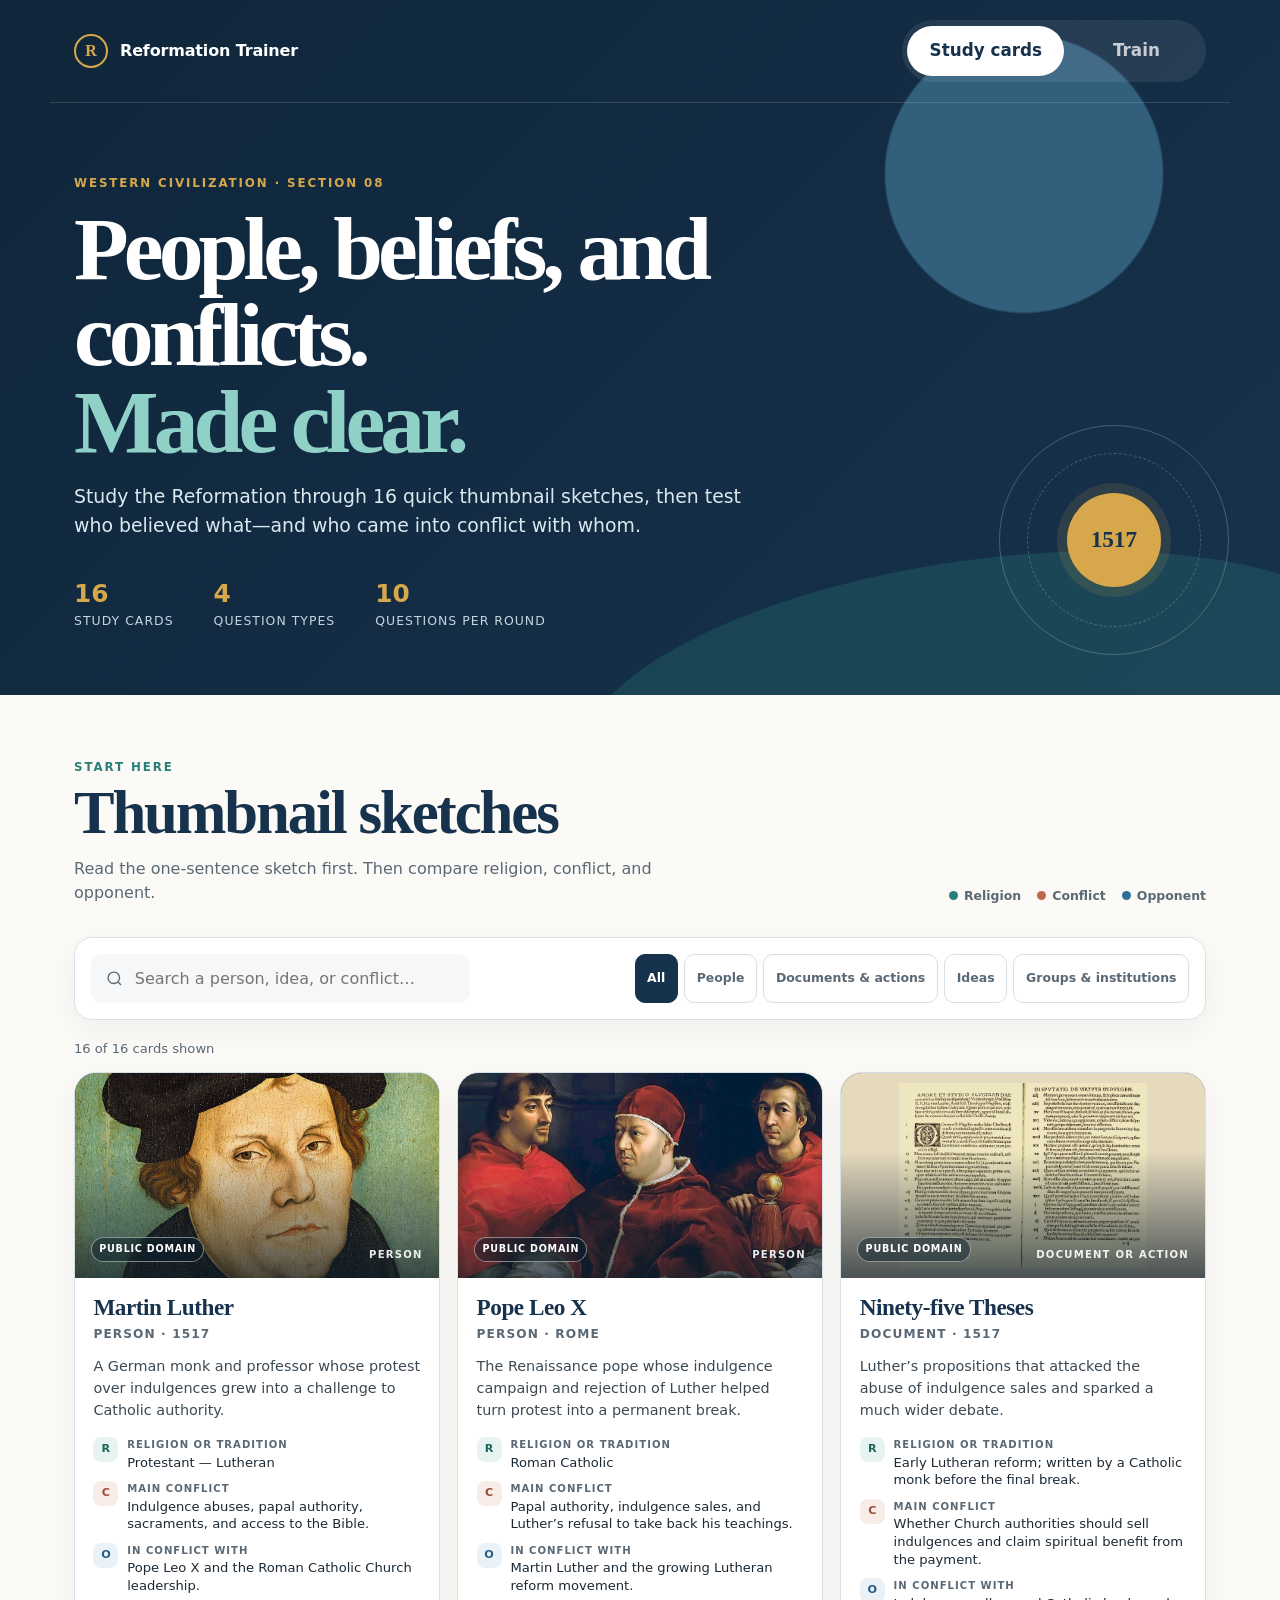
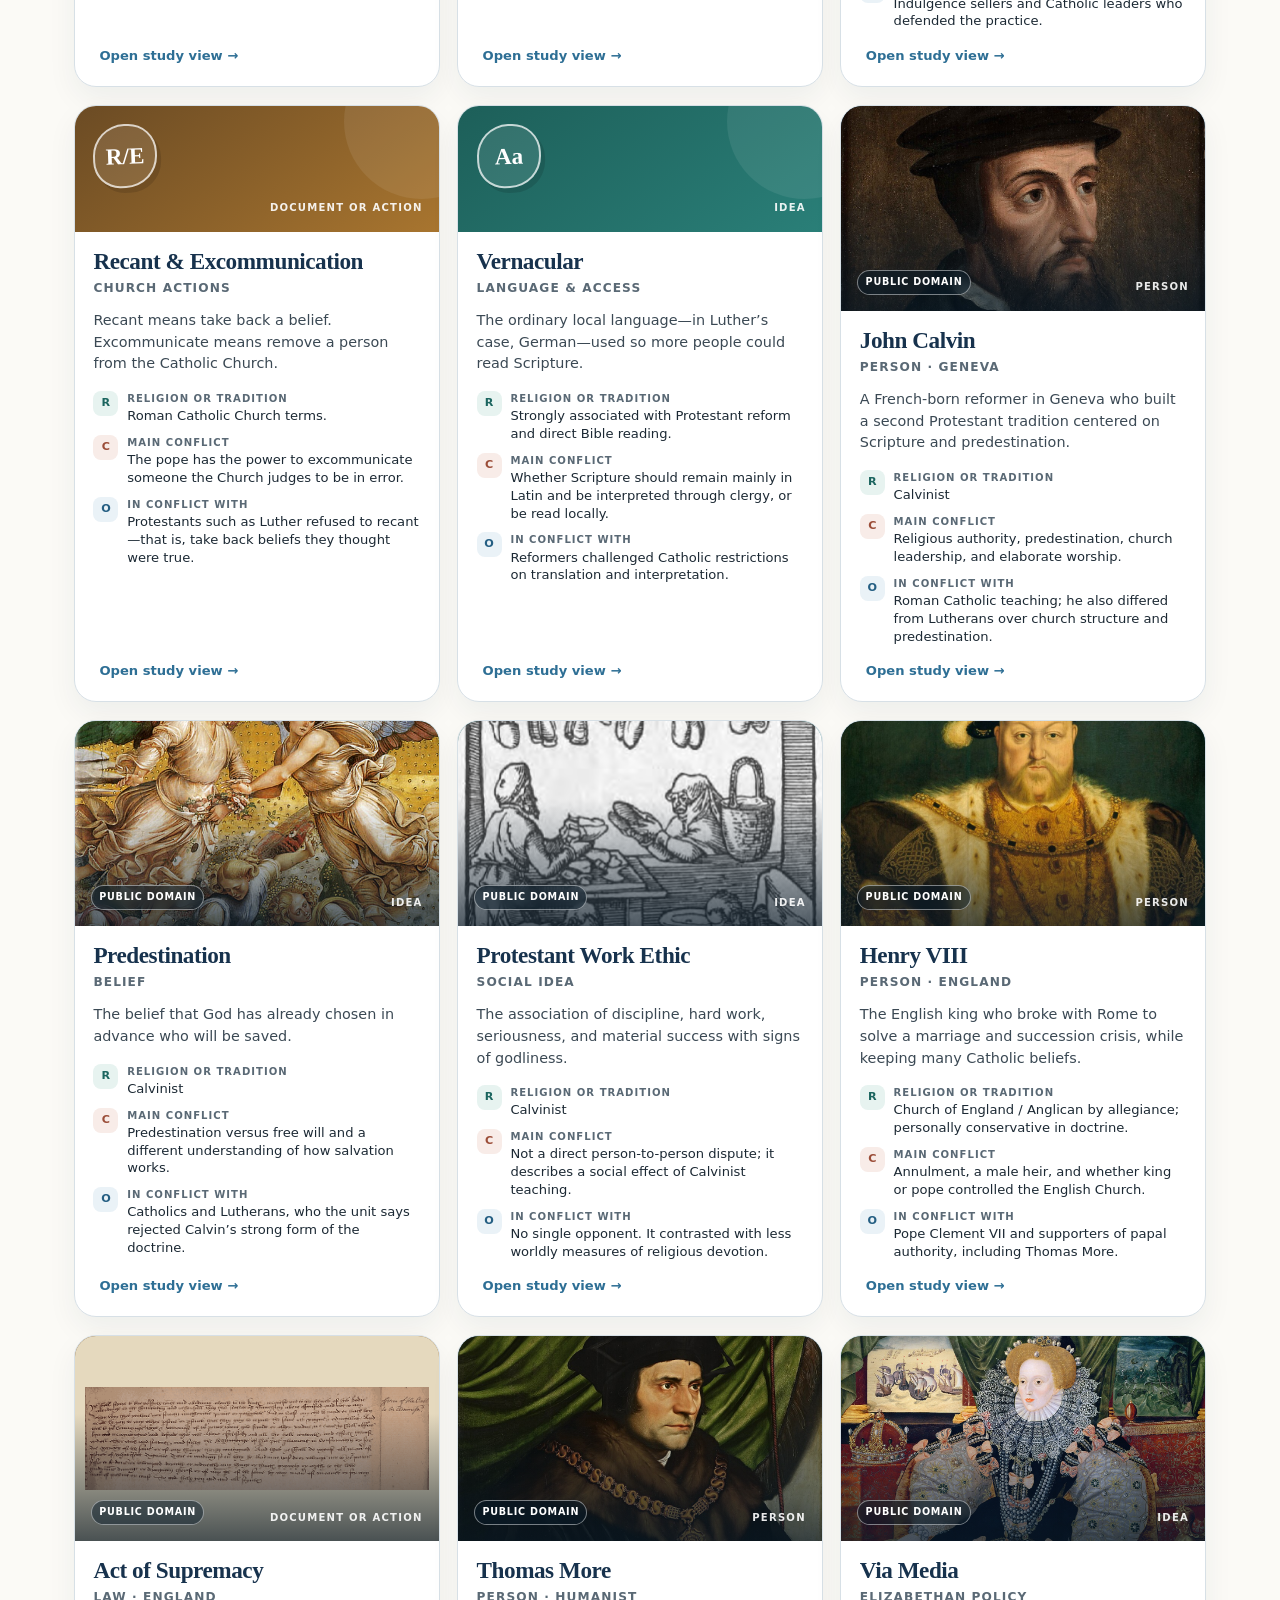
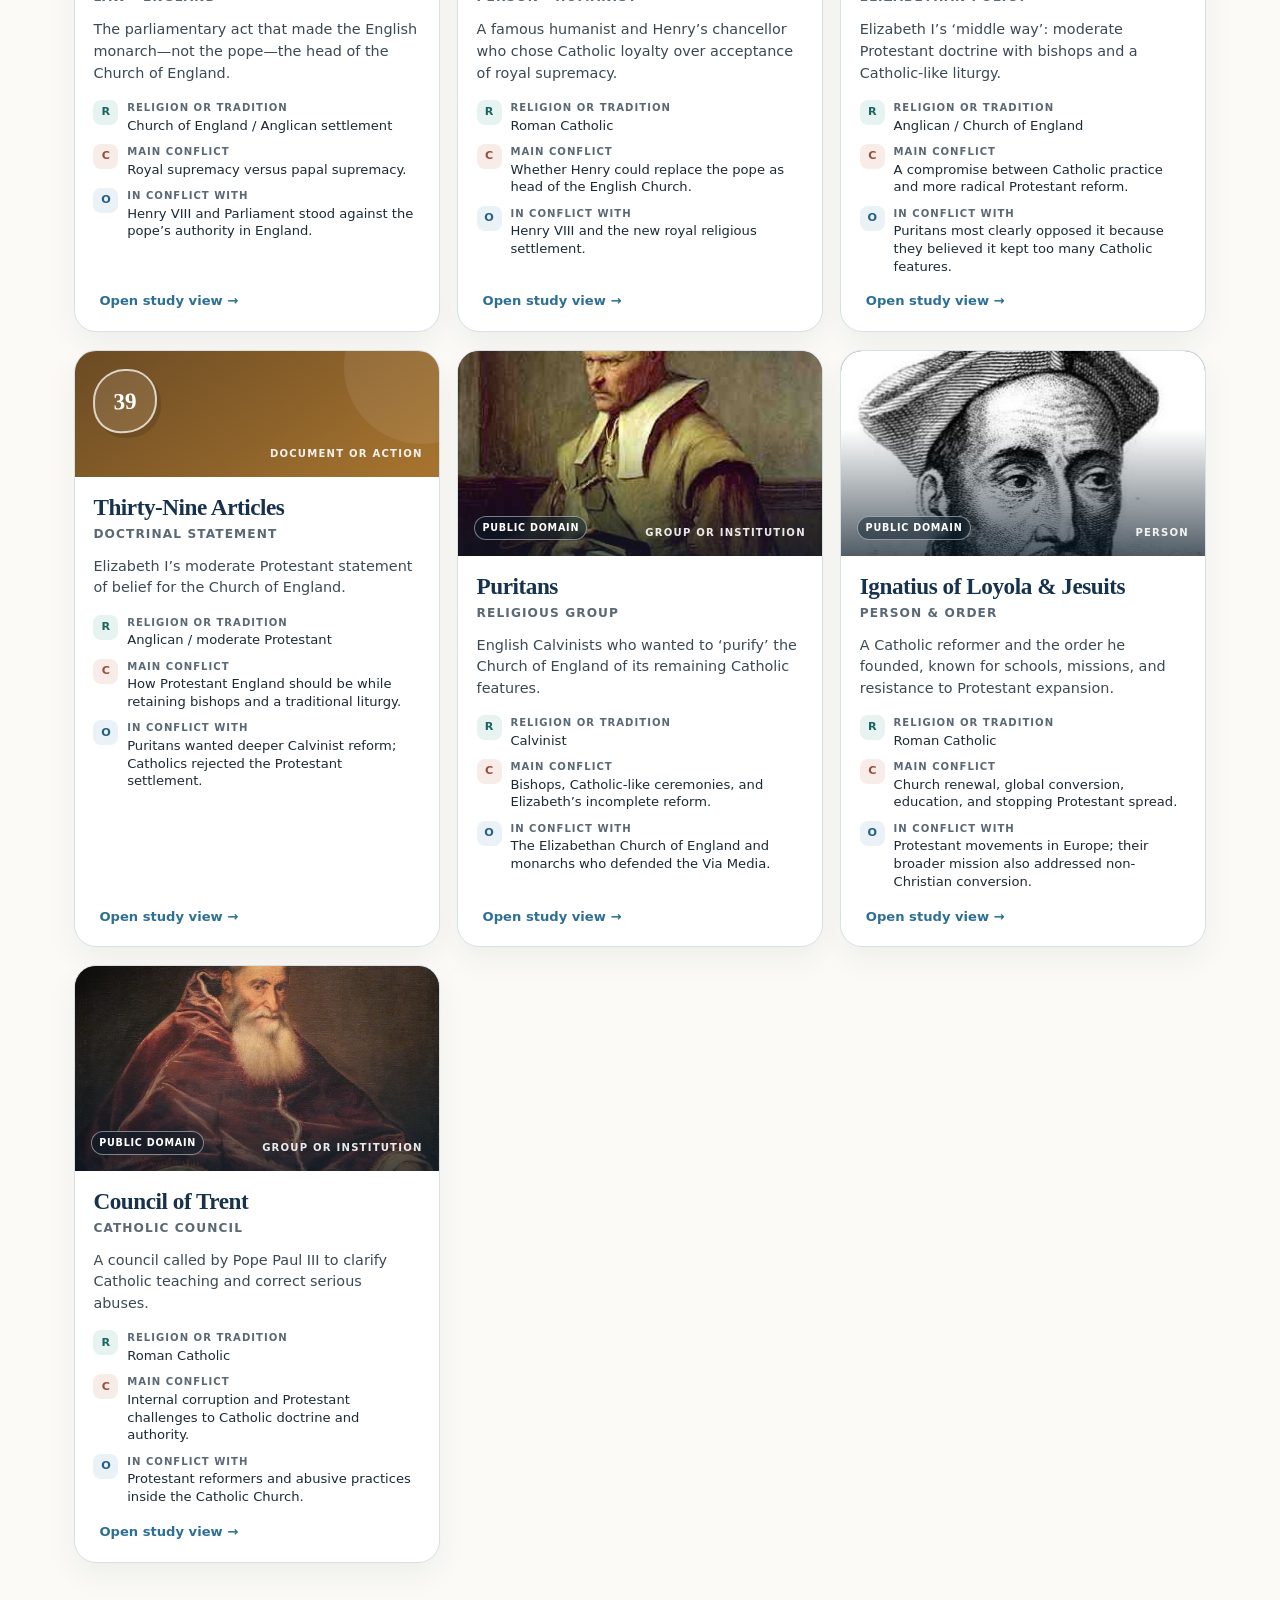
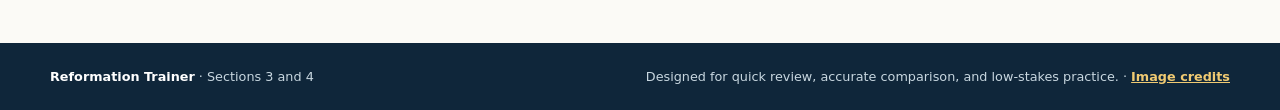
<file: index.html>
<!doctype html>
<html lang="en">
<head>
  <meta charset="utf-8">
  <meta name="viewport" content="width=device-width, initial-scale=1">
  <meta name="theme-color" content="#17324d">
  <meta name="description" content="A ninth-grade study and practice trainer for Reformation key terms and people.">
  <title>Reformation Key Terms Trainer</title>
  <link rel="icon" href="favicon.svg" type="image/svg+xml">
  <link rel="stylesheet" href="styles.css">
</head>
<body>
  <a class="skip-link" href="#main">Skip to main content</a>

  <header class="hero">
    <nav class="topbar" aria-label="Primary navigation">
      <a class="brand" href="#top" aria-label="Reformation Trainer home">
        <span class="brand-mark" aria-hidden="true">R</span>
        <span>Reformation Trainer</span>
      </a>
      <div class="nav-actions">
        <button class="nav-tab is-active" type="button" data-view="study" aria-pressed="true">Study cards</button>
        <button class="nav-tab" type="button" data-view="train" aria-pressed="false">Train</button>
      </div>
    </nav>

    <div class="hero-content" id="top">
      <div class="eyebrow">Western Civilization · Section 08</div>
      <h1>People, beliefs, and conflicts.<br><span>Made clear.</span></h1>
      <p class="hero-copy">Study the Reformation through 16 quick thumbnail sketches, then test who believed what—and who came into conflict with whom.</p>
      <div class="hero-stats" aria-label="Trainer contents">
        <div><strong>16</strong><span>study cards</span></div>
        <div><strong>4</strong><span>question types</span></div>
        <div><strong>10</strong><span>questions per round</span></div>
      </div>
    </div>
    <div class="hero-decoration" aria-hidden="true">
      <div class="orbit orbit-one"></div>
      <div class="orbit orbit-two"></div>
      <div class="seal">1517</div>
    </div>
  </header>

  <main id="main">
    <section class="view is-visible" id="study-view" aria-labelledby="study-title">
      <div class="section-heading">
        <div>
          <p class="kicker">Start here</p>
          <h2 id="study-title">Thumbnail sketches</h2>
          <p>Read the one-sentence sketch first. Then compare religion, conflict, and opponent.</p>
        </div>
        <div class="legend" aria-label="Card legend">
          <span><i class="dot religion"></i>Religion</span>
          <span><i class="dot conflict"></i>Conflict</span>
          <span><i class="dot opponent"></i>Opponent</span>
        </div>
      </div>

      <div class="study-tools" aria-label="Study card controls">
        <label class="search-box">
          <span class="sr-only">Search cards</span>
          <svg viewBox="0 0 24 24" aria-hidden="true"><path d="m21 21-4.4-4.4m2.4-5.1a7.5 7.5 0 1 1-15 0 7.5 7.5 0 0 1 15 0Z"/></svg>
          <input id="search" type="search" placeholder="Search a person, idea, or conflict…" autocomplete="off">
        </label>
        <div class="filters" role="group" aria-label="Filter cards">
          <button class="filter is-active" type="button" data-filter="all">All</button>
          <button class="filter" type="button" data-filter="person">People</button>
          <button class="filter" type="button" data-filter="document">Documents & actions</button>
          <button class="filter" type="button" data-filter="idea">Ideas</button>
          <button class="filter" type="button" data-filter="institution">Groups & institutions</button>
        </div>
      </div>

      <p class="result-count" id="result-count" aria-live="polite"></p>
      <div class="card-grid" id="card-grid"></div>
      <div class="empty-state" id="empty-state" hidden>
        <div aria-hidden="true">?</div>
        <h3>No cards found</h3>
        <p>Try another search word or choose a different filter.</p>
      </div>
    </section>

    <section class="view" id="train-view" aria-labelledby="train-title" hidden>
      <div class="section-heading train-heading">
        <div>
          <p class="kicker">Recall, do not just reread</p>
          <h2 id="train-title">Training round</h2>
          <p>Choose a focus, answer ten questions, and use the explanation after every answer.</p>
        </div>
        <div class="best-score">
          <span>Best score</span>
          <strong id="best-score">0/10</strong>
        </div>
      </div>

      <div class="trainer-layout">
        <aside class="trainer-settings" aria-label="Training settings">
          <h3>Choose your focus</h3>
          <div class="focus-options" role="radiogroup" aria-label="Question focus">
            <button type="button" class="focus is-active" data-focus="mixed" role="radio" aria-checked="true">
              <span class="focus-icon">✦</span><span><b>Mixed review</b><small>All question types</small></span>
            </button>
            <button type="button" class="focus" data-focus="religion" role="radio" aria-checked="false">
              <span class="focus-icon">R</span><span><b>Religion</b><small>Belief or tradition</small></span>
            </button>
            <button type="button" class="focus" data-focus="conflict" role="radio" aria-checked="false">
              <span class="focus-icon">C</span><span><b>Conflict</b><small>Main dispute</small></span>
            </button>
            <button type="button" class="focus" data-focus="opponent" role="radio" aria-checked="false">
              <span class="focus-icon">O</span><span><b>Opponent</b><small>Who opposed whom?</small></span>
            </button>
          </div>
          <button class="primary-button" id="new-round" type="button">Start a new round</button>
          <p class="privacy-note">Progress stays in this browser. No sign-in is needed.</p>
        </aside>

        <div class="quiz-shell">
          <div class="quiz-topline">
            <div class="progress-label"><span id="question-number">Ready</span><span id="score-label">Score: 0</span></div>
            <div class="progress-track" role="progressbar" aria-label="Round progress" aria-valuemin="0" aria-valuemax="10" aria-valuenow="0">
              <span id="progress-bar"></span>
            </div>
          </div>

          <div class="quiz-welcome" id="quiz-welcome">
            <div class="welcome-seal" aria-hidden="true">?</div>
            <h3>Ready to train?</h3>
            <p>Pick a focus, then start a ten-question round. Each answer includes a quick explanation.</p>
            <button class="primary-button compact" id="welcome-start" type="button">Begin mixed review</button>
          </div>

          <div id="quiz-card" hidden>
            <div class="quiz-prompt-row">
              <div class="mini-portrait" id="quiz-portrait" aria-hidden="true"></div>
              <div>
                <p class="question-type" id="question-type"></p>
                <h3 id="question-text"></h3>
              </div>
            </div>
            <div class="answer-grid" id="answer-grid"></div>
            <div class="feedback" id="feedback" role="status" aria-live="polite" hidden></div>
            <button class="primary-button next-button" id="next-question" type="button" hidden>Next question</button>
          </div>

          <div class="round-summary" id="round-summary" hidden>
            <div class="summary-score" id="summary-score">0/10</div>
            <h3 id="summary-title">Round complete</h3>
            <p id="summary-copy"></p>
            <div class="summary-actions">
              <button class="primary-button compact" id="again" type="button">Try another round</button>
              <button class="secondary-button" id="review-cards" type="button">Review the cards</button>
            </div>
          </div>
        </div>
      </div>
    </section>
  </main>

  <footer>
    <p><strong>Reformation Trainer</strong> · Sections 3 and 4</p>
    <p>Designed for quick review, accurate comparison, and low-stakes practice. · <a href="credits.html">Image credits</a></p>
  </footer>

  <dialog id="detail-dialog" aria-labelledby="dialog-title">
    <button class="dialog-close" type="button" aria-label="Close details">×</button>
    <div id="dialog-content"></div>
  </dialog>

  <script src="app.js"></script>
</body>
</html>
</file>
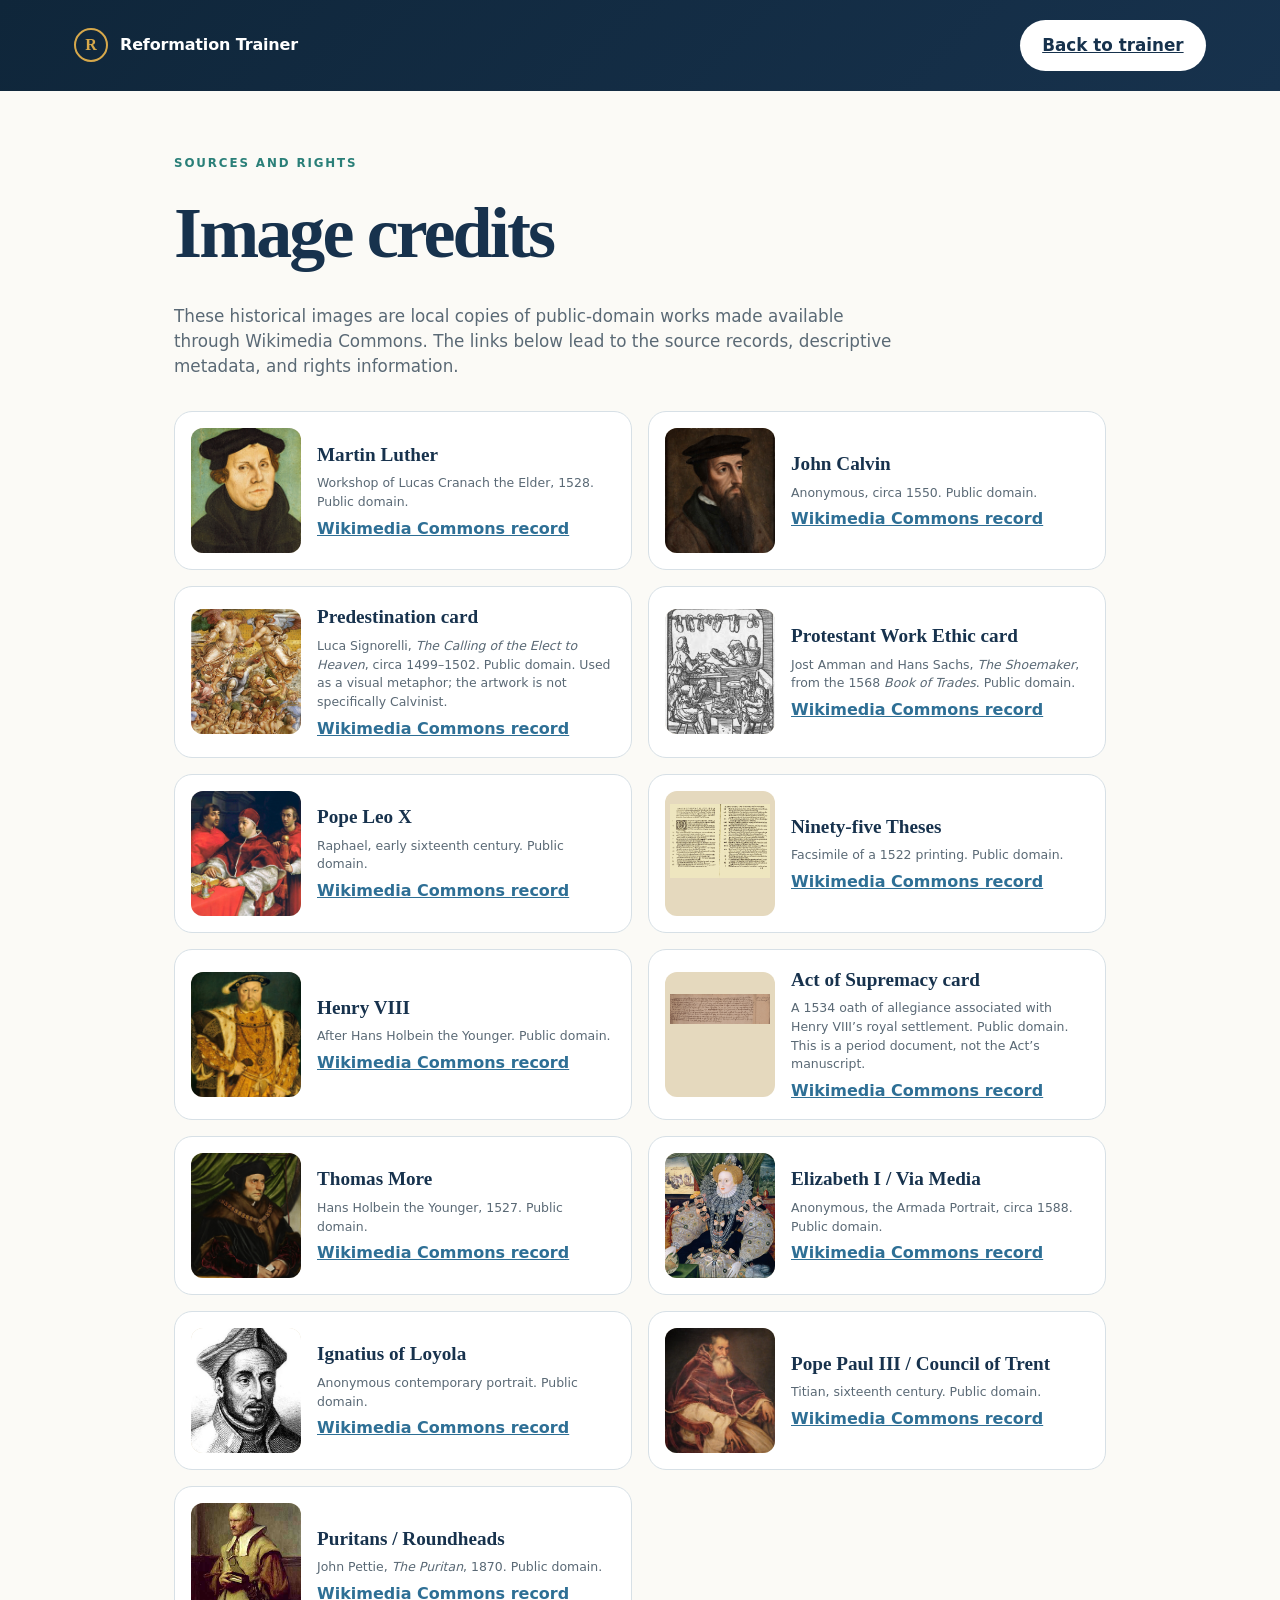
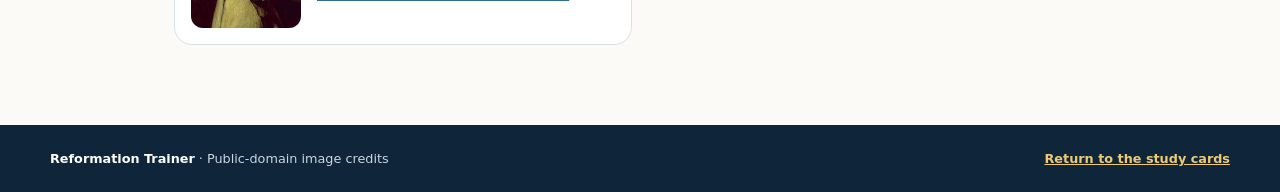
<file: credits.html>
<!doctype html>
<html lang="en">
<head>
  <meta charset="utf-8">
  <meta name="viewport" content="width=device-width, initial-scale=1">
  <meta name="theme-color" content="#17324d">
  <title>Image Credits · Reformation Trainer</title>
  <link rel="stylesheet" href="styles.css">
</head>
<body class="credits-page">
  <header class="credits-header">
    <nav class="topbar" aria-label="Primary navigation">
      <a class="brand" href="index.html"><span class="brand-mark" aria-hidden="true">R</span><span>Reformation Trainer</span></a>
      <a class="nav-tab is-active" href="index.html">Back to trainer</a>
    </nav>
  </header>
  <main class="credits-main">
    <p class="kicker">Sources and rights</p>
    <h1>Image credits</h1>
    <p class="credits-intro">These historical images are local copies of public-domain works made available through Wikimedia Commons. The links below lead to the source records, descriptive metadata, and rights information.</p>
    <div class="credit-grid">
      <article class="credit-card"><img src="assets/images/martin-luther.jpg" alt="Portrait of Martin Luther"><div><h2>Martin Luther</h2><p>Workshop of Lucas Cranach the Elder, 1528. Public domain.</p><a href="https://commons.wikimedia.org/wiki/File:Lucas_Cranach_d.%C3%84._(Werkst.)_-_Portr%C3%A4t_des_Martin_Luther_(Lutherhaus_Wittenberg).jpg">Wikimedia Commons record</a></div></article>
      <article class="credit-card"><img src="assets/images/john-calvin.jpg" alt="Portrait of John Calvin"><div><h2>John Calvin</h2><p>Anonymous, circa 1550. Public domain.</p><a href="https://commons.wikimedia.org/wiki/File:Portrait_of_John_Calvin_(1509%E2%80%931564),_by_anonymous_-_Museum_Catharijneconvent.jpg">Wikimedia Commons record</a></div></article>
      <article class="credit-card"><img src="assets/images/elect-in-paradise.jpg" alt="The elect being called to Paradise"><div><h2>Predestination card</h2><p>Luca Signorelli, <em>The Calling of the Elect to Heaven</em>, circa 1499–1502. Public domain. Used as a visual metaphor; the artwork is not specifically Calvinist.</p><a href="https://commons.wikimedia.org/wiki/File:San_Brizio_Chapel_-_Elect_in_Paradise_(crop).jpg">Wikimedia Commons record</a></div></article>
      <article class="credit-card"><img src="assets/images/german-shoemaker.png" alt="A sixteenth-century German shoemaker at work"><div><h2>Protestant Work Ethic card</h2><p>Jost Amman and Hans Sachs, <em>The Shoemaker</em>, from the 1568 <em>Book of Trades</em>. Public domain.</p><a href="https://commons.wikimedia.org/wiki/File:St%C3%A4nde_Amman_Der_Schuhmacher.png">Wikimedia Commons record</a></div></article>
      <article class="credit-card"><img src="assets/images/pope-leo-x.jpg" alt="Portrait of Pope Leo X"><div><h2>Pope Leo X</h2><p>Raphael, early sixteenth century. Public domain.</p><a href="https://commons.wikimedia.org/wiki/File:Portrait_of_Pope_Leo_X_(Raphael)_-_brightened.jpg">Wikimedia Commons record</a></div></article>
      <article class="credit-card"><img class="document" src="assets/images/ninety-five-theses.png" alt="Printed Ninety-five Theses"><div><h2>Ninety-five Theses</h2><p>Facsimile of a 1522 printing. Public domain.</p><a href="https://commons.wikimedia.org/wiki/File:95Thesen_facsimile_colour.png">Wikimedia Commons record</a></div></article>
      <article class="credit-card"><img src="assets/images/henry-viii.jpg" alt="Portrait of Henry VIII"><div><h2>Henry VIII</h2><p>After Hans Holbein the Younger. Public domain.</p><a href="https://commons.wikimedia.org/wiki/File:Henry_VIII_(1)_by_Hans_Holbein_the_Younger.jpg">Wikimedia Commons record</a></div></article>
      <article class="credit-card"><img class="document" src="assets/images/henry-viii-oath.gif" alt="A handwritten 1534 oath of allegiance"><div><h2>Act of Supremacy card</h2><p>A 1534 oath of allegiance associated with Henry VIII’s royal settlement. Public domain. This is a period document, not the Act’s manuscript.</p><a href="https://commons.wikimedia.org/wiki/File:Oath_of_allegiance.gif">Wikimedia Commons record</a></div></article>
      <article class="credit-card"><img src="assets/images/thomas-more.jpg" alt="Portrait of Thomas More"><div><h2>Thomas More</h2><p>Hans Holbein the Younger, 1527. Public domain.</p><a href="https://commons.wikimedia.org/wiki/File:Sir_Thomas_More_by_Hans_Holbein.jpg">Wikimedia Commons record</a></div></article>
      <article class="credit-card"><img src="assets/images/elizabeth-i.jpg" alt="Armada Portrait of Elizabeth I"><div><h2>Elizabeth I / Via Media</h2><p>Anonymous, the Armada Portrait, circa 1588. Public domain.</p><a href="https://commons.wikimedia.org/wiki/File:Elizabeth_I_(Armada_Portrait).jpg">Wikimedia Commons record</a></div></article>
      <article class="credit-card"><img src="assets/images/ignatius-loyola.jpg" alt="Portrait of Ignatius of Loyola"><div><h2>Ignatius of Loyola</h2><p>Anonymous contemporary portrait. Public domain.</p><a href="https://commons.wikimedia.org/wiki/File:Ignatius-Loyola.jpg">Wikimedia Commons record</a></div></article>
      <article class="credit-card"><img src="assets/images/pope-paul-iii.jpg" alt="Portrait of Pope Paul III"><div><h2>Pope Paul III / Council of Trent</h2><p>Titian, sixteenth century. Public domain.</p><a href="https://commons.wikimedia.org/wiki/File:Pope_Paul_III_(Titian_-_National_Museum_of_Capodimonte).jpg">Wikimedia Commons record</a></div></article>
      <article class="credit-card"><img src="assets/images/puritan-roundhead.jpg" alt="John Pettie's painting of a Puritan Roundhead"><div><h2>Puritans / Roundheads</h2><p>John Pettie, <em>The Puritan</em>, 1870. Public domain.</p><a href="https://commons.wikimedia.org/wiki/File:John_Pettie_Puritan_Roundhead.jpg">Wikimedia Commons record</a></div></article>
    </div>
  </main>
  <footer><p><strong>Reformation Trainer</strong> · Public-domain image credits</p><p><a href="index.html">Return to the study cards</a></p></footer>
</body>
</html>
</file>
<file: styles.css>
:root {
  --navy: #17324d;
  --navy-2: #0f263a;
  --blue: #2e6f95;
  --teal: #2a7f78;
  --gold: #d6a84b;
  --cream: #fff7e6;
  --paper: #fbfaf6;
  --ink: #1c2934;
  --muted: #5a6975;
  --line: #d7e0e6;
  --pale-blue: #eaf2f7;
  --pale-teal: #e7f3f0;
  --pale-rose: #f8ece8;
  --white: #ffffff;
  --shadow: 0 18px 45px rgba(18, 45, 66, .10);
  --radius: 22px;
}

* { box-sizing: border-box; }
html { scroll-behavior: smooth; }
[hidden] { display: none !important; }
body {
  margin: 0;
  color: var(--ink);
  background: var(--paper);
  font-family: Inter, ui-sans-serif, system-ui, -apple-system, BlinkMacSystemFont, "Segoe UI", sans-serif;
  line-height: 1.5;
}
button, input { font: inherit; }
button { color: inherit; }
.skip-link { position: fixed; left: 1rem; top: -4rem; z-index: 999; background: white; padding: .75rem 1rem; border-radius: 8px; }
.skip-link:focus { top: 1rem; }
.sr-only { position: absolute; width: 1px; height: 1px; padding: 0; margin: -1px; overflow: hidden; clip: rect(0,0,0,0); white-space: nowrap; border: 0; }

.hero {
  position: relative;
  min-height: 490px;
  overflow: hidden;
  color: white;
  background: radial-gradient(circle at 80% 25%, #315f7c 0, #315f7c 12%, transparent 12.2%), linear-gradient(135deg, var(--navy-2), var(--navy));
}
.hero::after {
  content: "";
  position: absolute;
  inset: auto -8% -165px 45%;
  height: 300px;
  background: var(--teal);
  border-radius: 50% 50% 0 0;
  opacity: .28;
  transform: rotate(-8deg);
}
.topbar {
  position: relative;
  z-index: 5;
  max-width: 1180px;
  margin: 0 auto;
  padding: 1.25rem 1.5rem;
  display: flex;
  align-items: center;
  justify-content: space-between;
  border-bottom: 1px solid rgba(255,255,255,.14);
}
.brand { display: flex; align-items: center; gap: .75rem; color: white; text-decoration: none; font-weight: 750; letter-spacing: -.01em; }
.brand-mark { display: grid; place-items: center; width: 34px; height: 34px; border: 2px solid var(--gold); border-radius: 50%; color: var(--gold); font-family: Georgia, serif; }
.nav-actions { display: flex; gap: .5rem; padding: .35rem; border-radius: 999px; background: rgba(255,255,255,.08); }
.nav-tab { min-height: 50px; min-width: 128px; border: 0; background: transparent; color: rgba(255,255,255,.75); padding: .8rem 1.4rem; border-radius: 999px; cursor: pointer; font-weight: 800; font-size: 1.05rem; }
.nav-tab:hover, .nav-tab:focus-visible { color: white; }
.nav-tab.is-active { color: var(--navy); background: white; }

.hero-content { position: relative; z-index: 3; max-width: 1180px; margin: 0 auto; padding: 4.5rem 1.5rem 4rem; }
.eyebrow, .kicker { text-transform: uppercase; letter-spacing: .16em; font-size: .74rem; font-weight: 800; }
.eyebrow { color: var(--gold); }
.hero h1 { margin: .8rem 0 1rem; max-width: 780px; font-family: Georgia, "Times New Roman", serif; font-size: clamp(3rem, 7vw, 5.8rem); line-height: .97; letter-spacing: -.055em; }
.hero h1 span { color: #8fd0c7; }
.hero-copy { max-width: 670px; margin: 0; color: #dce8ef; font-size: clamp(1rem, 2vw, 1.18rem); }
.hero-stats { display: flex; gap: 2.5rem; margin-top: 2.25rem; }
.hero-stats div { display: grid; }
.hero-stats strong { color: var(--gold); font-size: 1.55rem; }
.hero-stats span { color: #c4d5df; font-size: .78rem; text-transform: uppercase; letter-spacing: .08em; }
.hero-decoration { position: absolute; z-index: 2; right: max(4vw, 2rem); bottom: 2.5rem; width: 230px; height: 230px; }
.orbit { position: absolute; inset: 0; border: 1px solid rgba(255,255,255,.22); border-radius: 50%; }
.orbit-two { inset: 28px; border-style: dashed; animation: spin 28s linear infinite; }
.seal { position: absolute; inset: 68px; display: grid; place-items: center; border-radius: 50%; background: var(--gold); color: var(--navy); font-family: Georgia, serif; font-weight: 800; font-size: 1.45rem; box-shadow: 0 0 0 10px rgba(214,168,75,.13); }
@keyframes spin { to { transform: rotate(360deg); } }

main { max-width: 1180px; margin: 0 auto; padding: 4rem 1.5rem 5rem; }
.view[hidden] { display: none !important; }
.view.is-visible { animation: rise .32s ease both; }
@keyframes rise { from { opacity: 0; transform: translateY(8px); } }
.section-heading { display: flex; align-items: flex-end; justify-content: space-between; gap: 2rem; margin-bottom: 2rem; }
.kicker { margin: 0 0 .4rem; color: var(--teal); }
.section-heading h2 { margin: 0; color: var(--navy); font-family: Georgia, serif; font-size: clamp(2.1rem, 5vw, 3.8rem); line-height: 1; letter-spacing: -.035em; }
.section-heading p:not(.kicker) { max-width: 650px; margin: .85rem 0 0; color: var(--muted); }
.legend { display: flex; gap: 1rem; flex-wrap: wrap; color: var(--muted); font-size: .78rem; font-weight: 700; }
.legend span { display: flex; align-items: center; gap: .38rem; }
.dot { width: 9px; height: 9px; border-radius: 50%; }
.dot.religion { background: var(--teal); }
.dot.conflict { background: #bf684f; }
.dot.opponent { background: var(--blue); }

.study-tools { display: grid; grid-template-columns: minmax(260px, .7fr) 1.3fr; gap: 1rem; padding: 1rem; background: white; border: 1px solid var(--line); border-radius: 18px; box-shadow: 0 10px 30px rgba(20,49,72,.05); }
.search-box { display: flex; align-items: center; gap: .6rem; padding: .65rem .8rem; background: #f5f7f8; border: 1px solid transparent; border-radius: 12px; }
.search-box:focus-within { border-color: var(--blue); box-shadow: 0 0 0 3px rgba(46,111,149,.12); }
.search-box svg { width: 20px; fill: none; stroke: var(--muted); stroke-width: 1.8; }
.search-box input { width: 100%; border: 0; outline: 0; background: transparent; color: var(--ink); }
.filters { display: flex; justify-content: flex-end; gap: .4rem; flex-wrap: wrap; }
.filter { border: 1px solid var(--line); background: white; padding: .55rem .72rem; border-radius: 10px; cursor: pointer; color: var(--muted); font-size: .78rem; font-weight: 750; }
.filter:hover, .filter:focus-visible { border-color: var(--blue); color: var(--blue); }
.filter.is-active { color: white; background: var(--navy); border-color: var(--navy); }
.result-count { margin: 1.2rem 0 .8rem; color: var(--muted); font-size: .82rem; }

.card-grid { display: grid; grid-template-columns: repeat(3, minmax(0, 1fr)); gap: 1.1rem; }
.term-card { position: relative; display: flex; flex-direction: column; min-height: 420px; overflow: hidden; background: white; border: 1px solid var(--line); border-radius: var(--radius); box-shadow: 0 12px 30px rgba(20,49,72,.06); transition: transform .2s ease, box-shadow .2s ease, border-color .2s ease; }
.term-card:hover { transform: translateY(-4px); box-shadow: var(--shadow); border-color: #b9ccd8; }
.card-top { position: relative; min-height: 126px; padding: 1.15rem; color: white; background: linear-gradient(145deg, var(--navy), #244f70); overflow: hidden; }
.card-top::after { content: ""; position: absolute; width: 155px; height: 155px; right: -60px; top: -62px; border-radius: 50%; background: rgba(255,255,255,.08); }
.card-top.has-image { min-height: 205px; padding: 0; background: #e7dcc6; }
.card-top.has-image::after { inset: 0; width: auto; height: auto; border-radius: 0; background: linear-gradient(to bottom, transparent 38%, rgba(8,24,37,.70) 100%); }
.card-image { position: absolute; inset: 0; width: 100%; height: 100%; object-fit: cover; object-position: center 22%; }
.card-image.is-contained { padding: 10px; object-fit: contain; object-position: center; background: #e5d9be; }
.image-rights { position: absolute; z-index: 2; left: 1rem; bottom: 1rem; padding: .25rem .45rem; border: 1px solid rgba(255,255,255,.45); border-radius: 999px; background: rgba(10,28,42,.48); backdrop-filter: blur(4px); color: white; font-size: .6rem; font-weight: 800; text-transform: uppercase; letter-spacing: .08em; }
.term-card[data-category="person"] .card-top { background: linear-gradient(145deg, #163e57, var(--blue)); }
.term-card[data-category="idea"] .card-top { background: linear-gradient(145deg, #1d5f59, var(--teal)); }
.term-card[data-category="document"] .card-top { background: linear-gradient(145deg, #6b4b24, #a8752f); }
.term-card[data-category="institution"] .card-top { background: linear-gradient(145deg, #593e61, #805987); }
.portrait { display: grid; place-items: center; width: 64px; height: 64px; border: 2px solid rgba(255,255,255,.72); border-radius: 50% 45% 50% 42%; background: rgba(255,255,255,.10); color: white; font-family: Georgia, serif; font-size: 1.45rem; font-weight: 800; transform: rotate(-2deg); box-shadow: 4px 5px 0 rgba(0,0,0,.12); }
.category-tag { position: absolute; z-index: 2; right: 1rem; bottom: 1rem; text-transform: uppercase; letter-spacing: .12em; font-size: .63rem; font-weight: 850; color: rgba(255,255,255,.9); }
.card-body { display: flex; flex-direction: column; flex: 1; padding: 1.1rem 1.15rem 1.2rem; }
.term-card h3 { margin: 0; color: var(--navy); font-family: Georgia, serif; font-size: 1.45rem; line-height: 1.05; letter-spacing: -.02em; }
.card-subtitle { margin: .35rem 0 .8rem; color: var(--muted); font-size: .76rem; text-transform: uppercase; letter-spacing: .09em; font-weight: 800; }
.sketch { margin: 0 0 1rem; color: #3b4954; font-size: .9rem; }
.fact-list { display: grid; gap: .62rem; margin: 0; }
.fact { display: grid; grid-template-columns: 25px 1fr; gap: .55rem; align-items: start; }
.fact-icon { display: grid; place-items: center; width: 25px; height: 25px; border-radius: 8px; font-size: .7rem; font-weight: 900; }
.fact.religion .fact-icon { color: #1b655f; background: var(--pale-teal); }
.fact.conflict .fact-icon { color: #9b4d38; background: var(--pale-rose); }
.fact.opponent .fact-icon { color: #255f83; background: var(--pale-blue); }
.fact dt { color: var(--muted); font-size: .63rem; text-transform: uppercase; letter-spacing: .1em; font-weight: 850; }
.fact dd { margin: .08rem 0 0; color: var(--ink); font-size: .82rem; line-height: 1.35; }
.details-button { margin-top: auto; padding-top: 1rem; border: 0; background: transparent; color: var(--blue); cursor: pointer; font-size: .82rem; font-weight: 800; text-align: left; }
.details-button:hover, .details-button:focus-visible { color: var(--navy); text-decoration: underline; }
.empty-state { padding: 4rem 1rem; text-align: center; color: var(--muted); }
.empty-state div { display: grid; place-items: center; width: 58px; height: 58px; margin: 0 auto 1rem; border-radius: 50%; background: var(--pale-blue); color: var(--blue); font-size: 1.8rem; font-weight: 800; }
.empty-state h3 { color: var(--navy); margin-bottom: .3rem; }
.empty-state p { margin: 0; }

.best-score { min-width: 120px; padding: .8rem 1rem; border-radius: 15px; background: var(--cream); border: 1px solid #ebd39d; text-align: center; }
.best-score span { display: block; color: #725b2c; font-size: .68rem; text-transform: uppercase; letter-spacing: .1em; font-weight: 800; }
.best-score strong { color: var(--navy); font-size: 1.45rem; }
.trainer-layout { display: grid; grid-template-columns: 285px 1fr; gap: 1.25rem; align-items: start; }
.trainer-settings, .quiz-shell { background: white; border: 1px solid var(--line); border-radius: var(--radius); box-shadow: 0 14px 40px rgba(20,49,72,.07); }
.trainer-settings { padding: 1.15rem; }
.trainer-settings h3 { margin: 0 0 .9rem; color: var(--navy); font-family: Georgia, serif; }
.focus-options { display: grid; gap: .55rem; }
.focus { display: grid; grid-template-columns: 36px 1fr; align-items: center; gap: .65rem; width: 100%; padding: .7rem; border: 1px solid var(--line); background: white; border-radius: 13px; text-align: left; cursor: pointer; }
.focus:hover, .focus:focus-visible { border-color: var(--blue); }
.focus.is-active { background: var(--pale-blue); border-color: var(--blue); box-shadow: inset 4px 0 0 var(--blue); }
.focus-icon { display: grid; place-items: center; width: 34px; height: 34px; border-radius: 10px; color: white; background: var(--navy); font-size: .78rem; font-weight: 900; }
.focus b, .focus small { display: block; }
.focus b { color: var(--navy); font-size: .84rem; }
.focus small { color: var(--muted); font-size: .7rem; }
.primary-button, .secondary-button { border-radius: 12px; padding: .78rem 1rem; cursor: pointer; font-weight: 800; transition: transform .15s ease, box-shadow .15s ease; }
.primary-button { width: 100%; margin-top: 1rem; border: 1px solid var(--navy); color: white; background: var(--navy); box-shadow: 0 8px 16px rgba(23,50,77,.16); }
.primary-button:hover, .primary-button:focus-visible { transform: translateY(-1px); box-shadow: 0 12px 24px rgba(23,50,77,.22); }
.primary-button.compact { width: auto; margin-top: 0; }
.secondary-button { border: 1px solid var(--line); background: white; color: var(--navy); }
.privacy-note { margin: .8rem 0 0; color: var(--muted); font-size: .68rem; text-align: center; }
.quiz-shell { min-height: 550px; padding: 1.5rem; }
.quiz-topline { padding-bottom: 1.15rem; border-bottom: 1px solid var(--line); }
.progress-label { display: flex; justify-content: space-between; color: var(--muted); font-size: .76rem; font-weight: 750; }
.progress-track { height: 8px; margin-top: .55rem; overflow: hidden; border-radius: 999px; background: #edf1f4; }
.progress-track span { display: block; width: 0; height: 100%; background: linear-gradient(90deg, var(--teal), var(--blue)); border-radius: inherit; transition: width .3s ease; }
.quiz-welcome, .round-summary { display: grid; place-items: center; min-height: 420px; text-align: center; }
.quiz-welcome h3, .round-summary h3 { margin: .8rem 0 .4rem; color: var(--navy); font-family: Georgia, serif; font-size: 2rem; }
.quiz-welcome p, .round-summary p { max-width: 480px; margin: 0 0 1.1rem; color: var(--muted); }
.welcome-seal { display: grid; place-items: center; width: 88px; height: 88px; border: 2px dashed var(--blue); border-radius: 50%; color: var(--blue); background: var(--pale-blue); font-family: Georgia, serif; font-size: 2.5rem; }
#quiz-card { padding: 1.5rem 0 0; }
.quiz-prompt-row { display: grid; grid-template-columns: 78px 1fr; gap: 1rem; align-items: center; }
.mini-portrait { display: grid; place-items: center; width: 72px; height: 72px; border-radius: 50% 45% 50% 42%; color: white; background: linear-gradient(145deg, var(--navy), var(--blue)); background-size: cover; background-position: center 20%; font-family: Georgia, serif; font-size: 1.5rem; font-weight: 800; box-shadow: 5px 6px 0 #dbe6ec; }
.mini-portrait.has-photo { color: transparent; text-shadow: none; }
.question-type { margin: 0 0 .3rem; color: var(--teal); text-transform: uppercase; letter-spacing: .12em; font-size: .68rem; font-weight: 900; }
#question-text { margin: 0; color: var(--navy); font-family: Georgia, serif; font-size: clamp(1.55rem, 3vw, 2.25rem); line-height: 1.12; }
.answer-grid { display: grid; grid-template-columns: 1fr 1fr; gap: .8rem; margin-top: 1.5rem; }
.answer-button { min-height: 92px; padding: .9rem; border: 1px solid var(--line); border-radius: 14px; background: #fbfcfc; color: var(--ink); text-align: left; cursor: pointer; line-height: 1.35; }
.answer-button:hover, .answer-button:focus-visible { border-color: var(--blue); background: var(--pale-blue); }
.answer-button.correct { border-color: var(--teal); background: var(--pale-teal); box-shadow: inset 4px 0 0 var(--teal); }
.answer-button.incorrect { border-color: #bd664f; background: var(--pale-rose); box-shadow: inset 4px 0 0 #bd664f; }
.answer-button:disabled { cursor: default; }
.feedback { margin-top: 1rem; padding: 1rem; border-radius: 14px; background: var(--pale-blue); border-left: 4px solid var(--blue); }
.feedback strong { display: block; color: var(--navy); margin-bottom: .25rem; }
.feedback p { margin: 0; color: #43525e; font-size: .86rem; }
.next-button { width: auto; display: block; margin: 1rem 0 0 auto; }
.summary-score { display: grid; place-items: center; width: 118px; height: 118px; border-radius: 50%; color: var(--navy); background: var(--cream); border: 2px solid var(--gold); font-family: Georgia, serif; font-size: 2rem; font-weight: 800; }
.summary-actions { display: flex; gap: .7rem; flex-wrap: wrap; justify-content: center; }

footer { display: flex; justify-content: space-between; gap: 1rem; padding: 1.5rem max(1.5rem, calc((100vw - 1180px)/2)); color: #c8d7e0; background: var(--navy-2); font-size: .8rem; }
footer p { margin: 0; }
footer strong { color: white; }
footer a { color: #f0ca72; font-weight: 750; }

dialog { width: min(660px, calc(100% - 2rem)); padding: 0; border: 0; border-radius: 24px; box-shadow: 0 30px 80px rgba(9,31,47,.3); }
dialog::backdrop { background: rgba(9,31,47,.65); backdrop-filter: blur(3px); }
.dialog-close { position: absolute; z-index: 2; right: 1rem; top: 1rem; width: 38px; height: 38px; border: 0; border-radius: 50%; color: white; background: rgba(255,255,255,.16); cursor: pointer; font-size: 1.4rem; }
.dialog-hero { padding: 2rem; color: white; background: linear-gradient(145deg, var(--navy), var(--blue)); }
.dialog-hero .portrait { margin-bottom: 1rem; }
.dialog-image { width: 118px; height: 142px; margin-bottom: 1rem; object-fit: cover; object-position: center 20%; border: 3px solid rgba(255,255,255,.75); border-radius: 18px; box-shadow: 7px 8px 0 rgba(8,24,37,.25); }
.dialog-image.is-contained { width: 240px; object-fit: contain; padding: .45rem; background: #f4ead1; }
.dialog-hero h2 { margin: 0; font-family: Georgia, serif; font-size: 2rem; }
.dialog-hero p { margin: .4rem 0 0; color: #d8e7ef; }
.dialog-hero .source-note { margin-top: .75rem; font-size: .72rem; color: #bed4df; }
.source-note a { color: #f3ca6e; }
.dialog-body { padding: 1.5rem 2rem 2rem; }
.dialog-body .fact-list { gap: 1rem; }
.remember-box { margin-top: 1.25rem; padding: 1rem; border-radius: 14px; background: var(--cream); border: 1px solid #edd69f; }
.remember-box strong { color: var(--navy); }
.remember-box p { margin: .3rem 0 0; color: #5d5138; }

.credits-page { min-height: 100vh; background: var(--paper); }
.credits-header { color: white; background: linear-gradient(135deg, var(--navy-2), var(--navy)); }
.credits-header .topbar { border-bottom: 0; }
.credits-main { max-width: 980px; margin: 0 auto; padding: 4rem 1.5rem 5rem; }
.credits-main h1 { margin: 0; color: var(--navy); font-family: Georgia, serif; font-size: clamp(2.5rem, 6vw, 4.5rem); letter-spacing: -.04em; }
.credits-intro { max-width: 720px; color: var(--muted); font-size: 1.05rem; }
.credit-grid { display: grid; grid-template-columns: 1fr 1fr; gap: 1rem; margin-top: 2rem; }
.credit-card { display: grid; grid-template-columns: 110px 1fr; gap: 1rem; align-items: center; padding: 1rem; background: white; border: 1px solid var(--line); border-radius: 18px; }
.credit-card img { width: 110px; height: 125px; object-fit: cover; object-position: center 20%; border-radius: 12px; background: #e5d9be; }
.credit-card img.document { object-fit: contain; padding: 5px; }
.credit-card h2 { margin: 0; color: var(--navy); font-family: Georgia, serif; font-size: 1.2rem; }
.credit-card p { margin: .3rem 0; color: var(--muted); font-size: .78rem; }
.credit-card a { color: var(--blue); font-weight: 750; }

@media (max-width: 980px) {
  .hero-decoration { opacity: .35; right: -60px; }
  .card-grid { grid-template-columns: repeat(2, minmax(0, 1fr)); }
  .study-tools { grid-template-columns: 1fr; }
  .filters { justify-content: flex-start; }
  .trainer-layout { grid-template-columns: 1fr; }
  .focus-options { grid-template-columns: repeat(4, 1fr); }
  .focus { grid-template-columns: 1fr; text-align: center; }
  .focus-icon { margin: 0 auto; }
}

@media (max-width: 680px) {
  .hero { min-height: 540px; }
  .topbar { align-items: flex-start; gap: .8rem; }
  .brand span:last-child { display: none; }
  .nav-actions { margin-left: auto; }
  .nav-tab { min-width: 106px; padding-inline: 1rem; }
  .hero-content { padding-top: 3.5rem; }
  .hero-stats { gap: 1.2rem; }
  .hero-decoration { display: none; }
  main { padding-top: 3rem; }
  .section-heading { align-items: flex-start; flex-direction: column; }
  .legend { margin-top: -.8rem; }
  .card-grid { grid-template-columns: 1fr; }
  .term-card { min-height: 390px; }
  .focus-options { grid-template-columns: 1fr 1fr; }
  .focus { grid-template-columns: 36px 1fr; text-align: left; }
  .focus-icon { margin: 0; }
  .quiz-shell { padding: 1rem; }
  .answer-grid { grid-template-columns: 1fr; }
  .quiz-prompt-row { grid-template-columns: 58px 1fr; }
  .mini-portrait { width: 54px; height: 54px; font-size: 1rem; }
  footer { flex-direction: column; }
  .credit-grid { grid-template-columns: 1fr; }
}

@media (prefers-reduced-motion: reduce) {
  *, *::before, *::after { animation-duration: .01ms !important; animation-iteration-count: 1 !important; scroll-behavior: auto !important; transition-duration: .01ms !important; }
}
</file>
